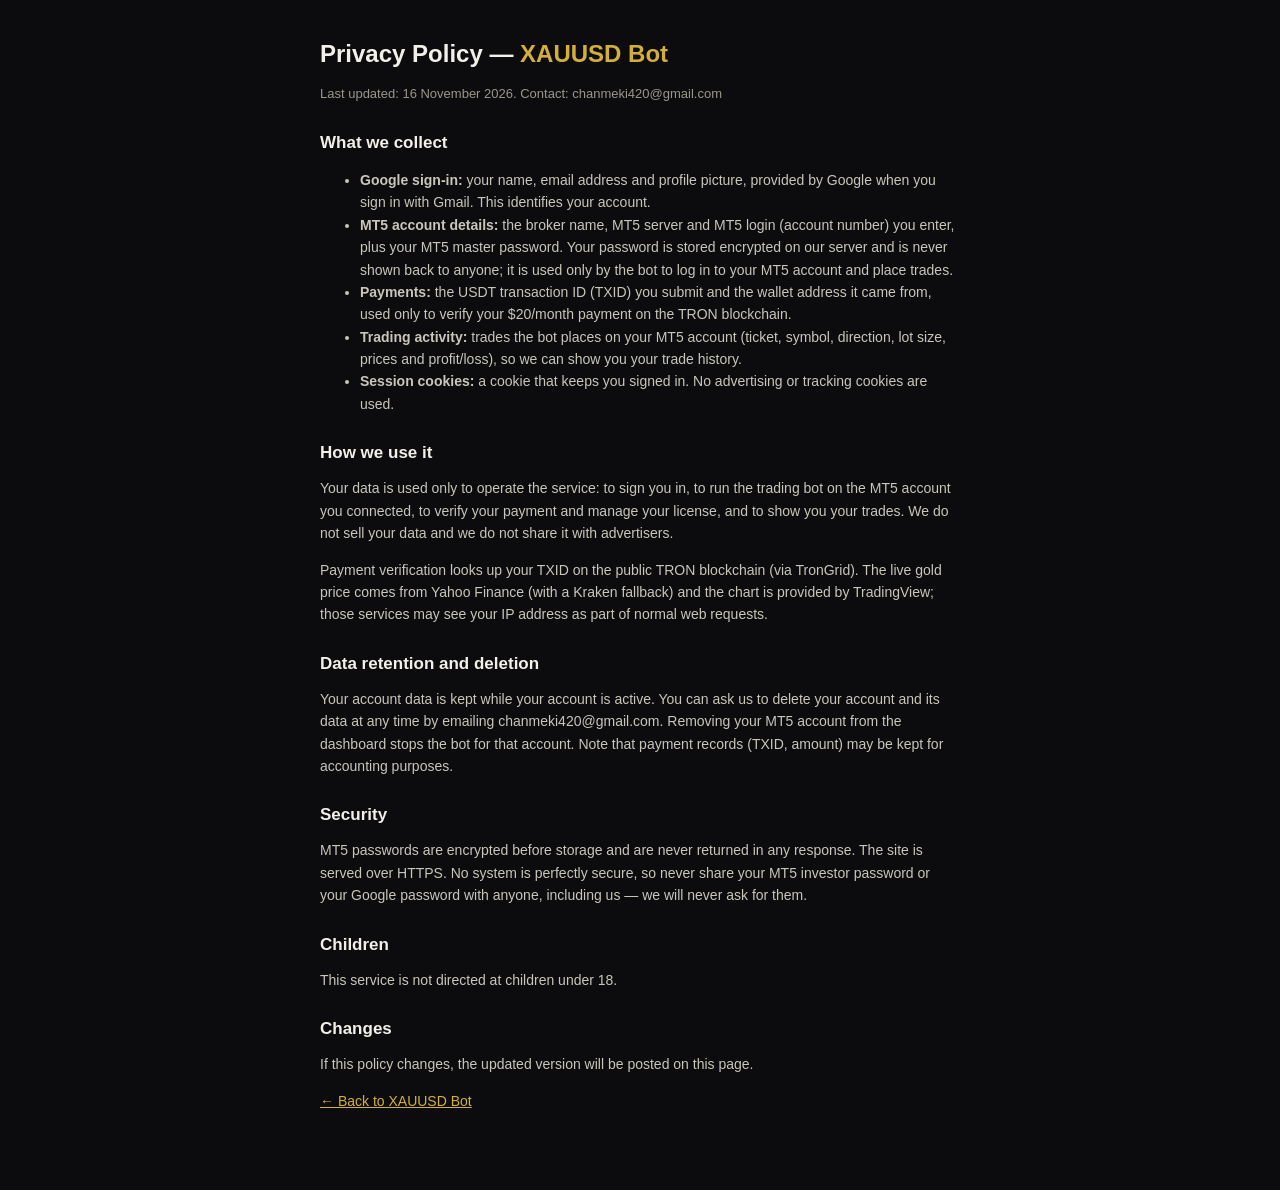
<file: static/privacy.html>
<!DOCTYPE html>
<html lang="en">
<head>
<meta charset="utf-8">
<meta name="viewport" content="width=device-width, initial-scale=1">
<title>Privacy Policy — XAUUSD Bot</title>
<style>
  body { background: #0c0c0e; color: #f2f0e9; font-family: -apple-system, "Segoe UI", Roboto, Helvetica, Arial, sans-serif; -webkit-font-smoothing: antialiased; margin: 0; }
  .wrap { max-width: 640px; margin: 0 auto; padding: 24px 16px 64px; }
  h1 { font-size: 24px; } h1 span { color: #d4af37; }
  h2 { font-size: 17px; margin-top: 28px; }
  p, li { color: #c9c6bb; font-size: 14px; line-height: 1.6; }
  a { color: #d4af37; }
  .muted { color: #9a978c; font-size: 13px; }
</style>
</head>
<body>
<div class="wrap">
  <h1>Privacy Policy — <span>XAUUSD Bot</span></h1>
  <p class="muted">Last updated: 16 November 2026. Contact: chanmeki420@gmail.com</p>

  <h2>What we collect</h2>
  <ul>
    <li><b>Google sign-in:</b> your name, email address and profile picture, provided by Google when you sign in with Gmail. This identifies your account.</li>
    <li><b>MT5 account details:</b> the broker name, MT5 server and MT5 login (account number) you enter, plus your MT5 master password. Your password is stored encrypted on our server and is never shown back to anyone; it is used only by the bot to log in to your MT5 account and place trades.</li>
    <li><b>Payments:</b> the USDT transaction ID (TXID) you submit and the wallet address it came from, used only to verify your $20/month payment on the TRON blockchain.</li>
    <li><b>Trading activity:</b> trades the bot places on your MT5 account (ticket, symbol, direction, lot size, prices and profit/loss), so we can show you your trade history.</li>
    <li><b>Session cookies:</b> a cookie that keeps you signed in. No advertising or tracking cookies are used.</li>
  </ul>

  <h2>How we use it</h2>
  <p>Your data is used only to operate the service: to sign you in, to run the trading bot on the MT5 account you connected, to verify your payment and manage your license, and to show you your trades. We do not sell your data and we do not share it with advertisers.</p>
  <p>Payment verification looks up your TXID on the public TRON blockchain (via TronGrid). The live gold price comes from Yahoo Finance (with a Kraken fallback) and the chart is provided by TradingView; those services may see your IP address as part of normal web requests.</p>

  <h2>Data retention and deletion</h2>
  <p>Your account data is kept while your account is active. You can ask us to delete your account and its data at any time by emailing chanmeki420@gmail.com. Removing your MT5 account from the dashboard stops the bot for that account. Note that payment records (TXID, amount) may be kept for accounting purposes.</p>

  <h2>Security</h2>
  <p>MT5 passwords are encrypted before storage and are never returned in any response. The site is served over HTTPS. No system is perfectly secure, so never share your MT5 investor password or your Google password with anyone, including us — we will never ask for them.</p>

  <h2>Children</h2>
  <p>This service is not directed at children under 18.</p>

  <h2>Changes</h2>
  <p>If this policy changes, the updated version will be posted on this page.</p>

  <p><a href="/">← Back to XAUUSD Bot</a></p>
</div>
</body>
</html>
</file>
